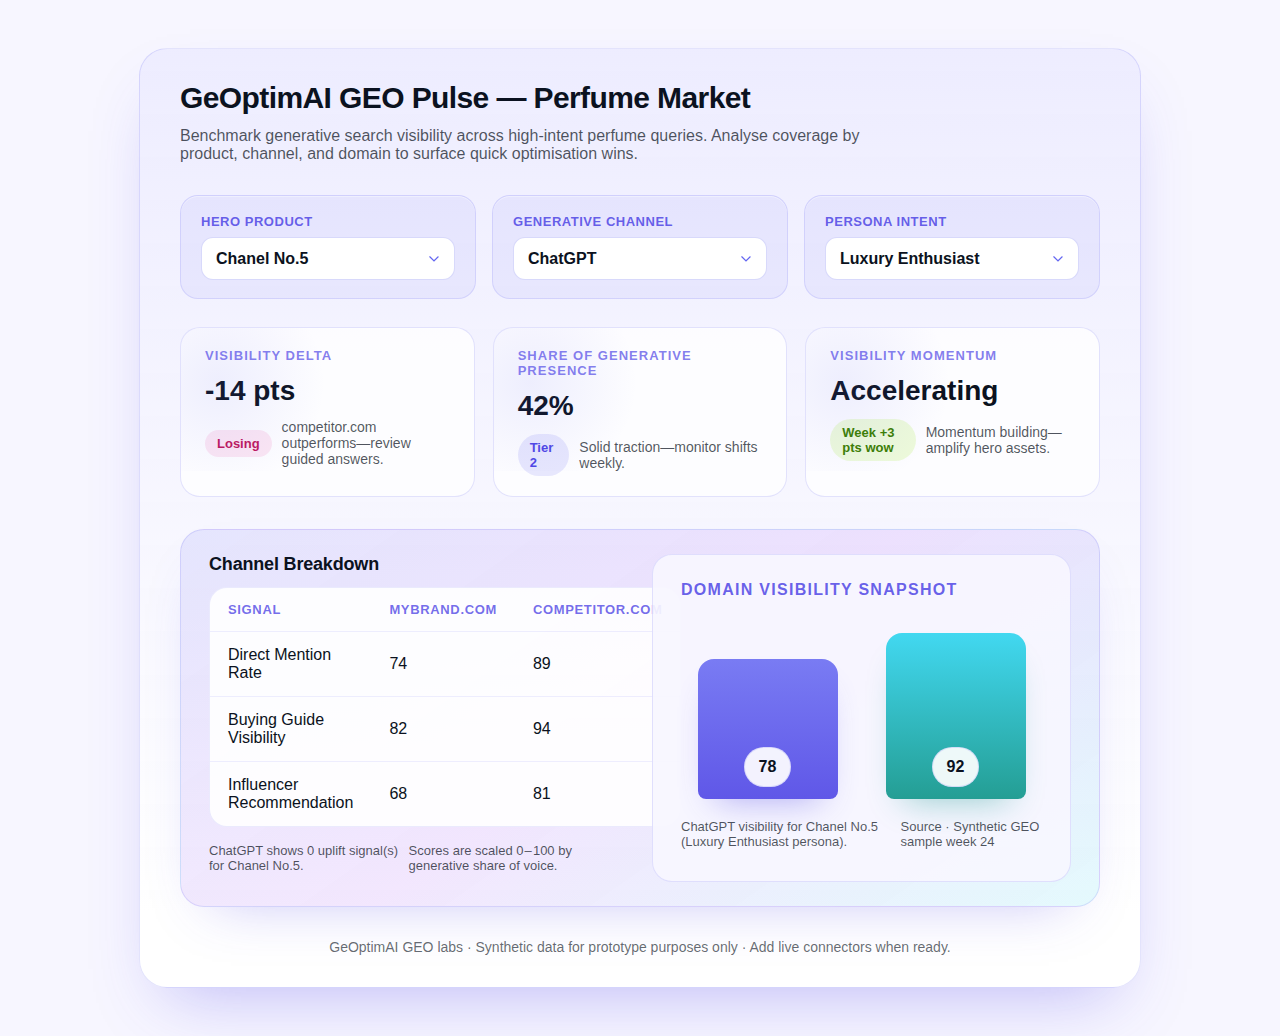
<file: geo_monitor.html>
<!DOCTYPE html>
<html lang="en">
<head>
  <meta charset="UTF-8">
  <title>GeOptimAI GEO Visibility Monitor</title>
  <style>
    :root {
      color-scheme: light;
      --primary: #6366f1;
      --primary-dark: #4f46e5;
      --primary-light: #ecebff;
      --primary-soft: rgba(99, 102, 241, 0.12);
      --accent-teal: #22d3ee;
      --accent-pink: #f472b6;
      --accent-lime: #bef264;
      --ink: #0b1220;
      --ink-soft: rgba(11, 18, 32, 0.72);
      --surface: #f7f6ff;
      --surface-muted: rgba(236, 235, 255, 0.65);
      --ring-shadow: rgba(99, 102, 241, 0.28);
    }

    body {
      background: var(--surface);
      color: var(--ink);
      font-family: "Plus Jakarta Sans", "Inter", "Segoe UI", sans-serif;
      margin: 0;
      padding: 48px 24px;
      display: flex;
      justify-content: center;
    }

    .app {
      max-width: 920px;
      width: 100%;
      background: linear-gradient(180deg, rgba(236, 235, 255, 0.92), #ffffff 92%);
      border: 1px solid rgba(99, 102, 241, 0.18);
      border-radius: 28px;
      padding: 32px 40px;
      box-shadow: 0 32px 65px -28px rgba(79, 70, 229, 0.35);
    }

    header {
      display: flex;
      flex-direction: column;
      gap: 12px;
      margin-bottom: 32px;
    }

    header h1 {
      margin: 0;
      font-size: 30px;
      font-weight: 700;
      letter-spacing: -0.02em;
      color: var(--ink);
    }

    header p {
      margin: 0;
      color: var(--ink-soft);
      max-width: 680px;
    }

    .selector-panel {
      display: grid;
      grid-template-columns: repeat(auto-fit, minmax(220px, 1fr));
      gap: 16px;
      margin-bottom: 28px;
    }

    .selector {
      background: rgba(99, 102, 241, 0.08);
      border: 1px solid rgba(99, 102, 241, 0.16);
      border-radius: 18px;
      padding: 18px 20px;
      display: flex;
      flex-direction: column;
      gap: 8px;
      box-shadow: inset 0 1px 0 rgba(255, 255, 255, 0.4);
    }

    .selector label {
      font-size: 13px;
      letter-spacing: 0.04em;
      text-transform: uppercase;
      color: rgba(79, 70, 229, 0.85);
      font-weight: 600;
    }

    select {
      appearance: none;
      padding: 12px 14px;
      border-radius: 12px;
      border: 1px solid rgba(99, 102, 241, 0.25);
      background: #fff url('data:image/svg+xml;utf8,<svg fill="%236366f1" xmlns="http://www.w3.org/2000/svg" viewBox="0 0 20 12"><path d="M2.3 2.3a1 1 0 0 1 1.4 0L10 8.6l6.3-6.3a1 1 0 0 1 1.4 1.4L10 11.4 2.3 3.7a1 1 0 0 1 0-1.4z"/></svg>') no-repeat right 14px center / 12px;
      font-size: 16px;
      font-weight: 600;
      color: var(--ink);
      box-shadow: 0 0 0 3px transparent;
      transition: box-shadow 0.2s ease, border 0.2s ease;
    }

    select:focus {
      outline: none;
      border-color: var(--primary);
      box-shadow: 0 0 0 4px rgba(99, 102, 241, 0.22);
    }

    .summary-row {
      display: grid;
      grid-template-columns: repeat(auto-fit, minmax(220px, 1fr));
      gap: 18px;
      margin-bottom: 32px;
    }

    .summary-card {
      border-radius: 20px;
      border: 1px solid rgba(99, 102, 241, 0.18);
      padding: 20px 24px;
      background: rgba(255, 255, 255, 0.78);
      display: flex;
      flex-direction: column;
      gap: 12px;
      position: relative;
      overflow: hidden;
    }

    .summary-card::after {
      content: "";
      position: absolute;
      inset: -20% 40% 15% -35%;
      background: radial-gradient(circle, rgba(99, 102, 241, 0.14), transparent 65%);
      opacity: 0.7;
      pointer-events: none;
    }

    .summary-title {
      font-size: 13px;
      letter-spacing: 0.08em;
      text-transform: uppercase;
      color: rgba(79, 70, 229, 0.7);
      font-weight: 600;
    }

    .summary-value {
      font-size: 28px;
      font-weight: 700;
      color: var(--ink);
    }

    .summary-meta {
      display: flex;
      align-items: center;
      gap: 10px;
      font-size: 14px;
      color: var(--ink-soft);
    }

    .badge {
      display: inline-flex;
      align-items: center;
      gap: 6px;
      padding: 6px 12px;
      font-size: 13px;
      border-radius: 999px;
      font-weight: 600;
      background: rgba(99, 102, 241, 0.14);
      color: var(--primary-dark);
    }

    .badge.positive {
      background: rgba(190, 242, 100, 0.24);
      color: #3b7f00;
    }

    .badge.negative {
      background: rgba(244, 114, 182, 0.16);
      color: #be185d;
    }

    .content {
      display: grid;
      gap: 24px;
    }

    .insight-panel {
      background: linear-gradient(145deg, rgba(99, 102, 241, 0.12), rgba(168, 85, 247, 0.14), rgba(34, 211, 238, 0.12));
      border: 1px solid rgba(99, 102, 241, 0.18);
      border-radius: 24px;
      box-shadow: 0 24px 55px -32px rgba(79, 70, 229, 0.35);
      padding: 24px 28px;
      display: grid;
      grid-template-columns: minmax(240px, 1fr) minmax(260px, 1fr);
      gap: 24px;
    }

    table {
      width: 100%;
      border-spacing: 0;
      border-radius: 18px;
      overflow: hidden;
      background: rgba(255, 255, 255, 0.9);
      border: 1px solid rgba(99, 102, 241, 0.12);
    }

    th, td {
      text-align: left;
      padding: 14px 18px;
      border-bottom: 1px solid rgba(99, 102, 241, 0.1);
    }

    th {
      font-size: 13px;
      text-transform: uppercase;
      letter-spacing: 0.05em;
      color: rgba(79, 70, 229, 0.78);
    }

    tr:last-child td {
      border-bottom: none;
    }

    .chart {
      position: relative;
      background: rgba(247, 246, 255, 0.92);
      border-radius: 20px;
      padding: 26px 28px 32px;
      border: 1px solid rgba(99, 102, 241, 0.16);
      display: flex;
      flex-direction: column;
      gap: 20px;
    }

    .chart h2 {
      margin: 0;
      font-size: 16px;
      text-transform: uppercase;
      letter-spacing: 0.08em;
      color: rgba(79, 70, 229, 0.85);
    }

    .bar-container {
      display: flex;
      align-items: flex-end;
      justify-content: center;
      gap: 48px;
      height: 180px;
    }

    .bar {
      width: 140px;
      background: linear-gradient(180deg, rgba(99, 102, 241, 0.85), rgba(79, 70, 229, 0.9));
      display: flex;
      align-items: flex-end;
      justify-content: center;
      border-radius: 16px 16px 8px 8px;
      transition: height 0.4s ease;
      position: relative;
      overflow: hidden;
      box-shadow: 0 18px 35px -18px rgba(79, 70, 229, 0.45);
    }

    .bar.competitor {
      background: linear-gradient(180deg, rgba(34, 211, 238, 0.85), rgba(13, 148, 136, 0.9));
      box-shadow: 0 18px 35px -18px rgba(13, 148, 136, 0.45);
    }

    .bar-value {
      padding: 10px 14px;
      border-radius: 999px;
      background: rgba(255, 255, 255, 0.92);
      border: 1px solid rgba(99, 102, 241, 0.18);
      font-weight: 700;
      color: var(--ink);
      margin-bottom: 12px;
    }

    .bar-label {
      position: absolute;
      bottom: -36px;
      font-size: 14px;
      color: var(--ink);
      font-weight: 600;
    }

    .chart-meta {
      display: flex;
      justify-content: space-between;
      align-items: center;
      font-size: 13px;
      color: var(--ink-soft);
    }

    .table-footer {
      display: flex;
      justify-content: space-between;
      align-items: center;
      margin-top: 16px;
      font-size: 13px;
      color: var(--ink-soft);
    }

    footer {
      margin-top: 32px;
      font-size: 14px;
      color: rgba(11, 18, 32, 0.64);
      text-align: center;
    }

    @media (max-width: 768px) {
      body {
        padding: 28px 16px;
      }

      .app {
        border-radius: 22px;
        padding: 28px 24px;
      }

      .insight-panel {
        grid-template-columns: 1fr;
      }

      .bar-container {
        gap: 32px;
      }
    }
  </style>
</head>
<body>
  <div class="app">
    <header>
      <h1>GeOptimAI GEO Pulse — Perfume Market</h1>
      <p>Benchmark generative search visibility across high-intent perfume queries. Analyse coverage by product, channel, and domain to surface quick optimisation wins.</p>
    </header>

    <div class="selector-panel">
      <div class="selector">
        <label for="product-select">Hero Product</label>
        <select id="product-select"></select>
      </div>
      <div class="selector">
        <label for="channel-select">Generative Channel</label>
        <select id="channel-select"></select>
      </div>
      <div class="selector">
        <label for="persona-select">Persona Intent</label>
        <select id="persona-select">
          <option value="Luxury Enthusiast">Luxury Enthusiast</option>
          <option value="Gift Shopper">Gift Shopper</option>
          <option value="Fragrance Collector">Fragrance Collector</option>
        </select>
      </div>
    </div>

    <div class="summary-row">
      <div class="summary-card">
        <span class="summary-title">Visibility Delta</span>
        <span class="summary-value" id="delta-value">+0 pts</span>
        <div class="summary-meta">
          <span class="badge" id="delta-badge">Holding</span>
          <span id="delta-copy">Awaiting selection.</span>
        </div>
      </div>
      <div class="summary-card">
        <span class="summary-title">Share of Generative Presence</span>
        <span class="summary-value" id="share-value">0%</span>
        <div class="summary-meta">
          <span class="badge" id="share-badge">—</span>
          <span id="share-copy">Channel benchmark not available.</span>
        </div>
      </div>
      <div class="summary-card">
        <span class="summary-title">Visibility Momentum</span>
        <span class="summary-value" id="momentum-value">Stable</span>
        <div class="summary-meta">
          <span class="badge" id="momentum-badge">Week +0</span>
          <span id="momentum-copy">Trend signal synthesised from dummy data.</span>
        </div>
      </div>
    </div>

    <div class="content">
      <div class="insight-panel">
        <div>
          <h2 style="margin:0 0 12px; font-size:18px; letter-spacing:-0.01em;">Channel Breakdown</h2>
          <table>
            <thead>
              <tr>
                <th>Signal</th>
                <th>mybrand.com</th>
                <th>competitor.com</th>
              </tr>
            </thead>
            <tbody id="results-body"></tbody>
          </table>
          <div class="table-footer">
            <span id="insight-note">Select a product to surface insights.</span>
            <span>Scores are scaled 0 – 100 by generative share of voice.</span>
          </div>
        </div>
        <div class="chart">
          <h2>Domain visibility snapshot</h2>
          <div class="bar-container">
            <div class="bar" id="mybrand-bar">
              <div class="bar-value" id="mybrand-value">0</div>
              <div class="bar-label">mybrand.com</div>
            </div>
            <div class="bar competitor" id="competitor-bar">
              <div class="bar-value" id="competitor-value">0</div>
              <div class="bar-label">competitor.com</div>
            </div>
          </div>
          <div class="chart-meta">
            <span id="chart-caption">Awaiting selection.</span>
            <span>Source · Synthetic GEO sample week 24</span>
          </div>
        </div>
      </div>
    </div>

    <footer>GeOptimAI GEO labs · Synthetic data for prototype purposes only · Add live connectors when ready.</footer>
  </div>

  <script>
    const GEO_DATA = {
      "Chanel No.5": {
        channels: {
          "ChatGPT": {
            scores: { "mybrand.com": 78, "competitor.com": 92 },
            share: 0.42,
            momentum: "+3 pts wow",
            signals: [
              { label: "Direct Mention Rate", mybrand: 74, competitor: 89 },
              { label: "Buying Guide Visibility", mybrand: 82, competitor: 94 },
              { label: "Influencer Recommendation", mybrand: 68, competitor: 81 }
            ]
          },
          "Perplexity": {
            scores: { "mybrand.com": 84, "competitor.com": 77 },
            share: 0.54,
            momentum: "+6 pts wow",
            signals: [
              { label: "Citation Presence", mybrand: 88, competitor: 72 },
              { label: "Answer Shelf Positioning", mybrand: 79, competitor: 75 },
              { label: "Retailer Reference Mentions", mybrand: 86, competitor: 81 }
            ]
          },
          "Gemini": {
            scores: { "mybrand.com": 71, "competitor.com": 81 },
            share: 0.38,
            momentum: "-2 pts wow",
            signals: [
              { label: "Featured Snippet Hand-off", mybrand: 65, competitor: 75 },
              { label: "Brand Preference Score", mybrand: 74, competitor: 79 },
              { label: "Purchase Link Prominence", mybrand: 76, competitor: 83 }
            ]
          }
        }
      },
      "Dior Sauvage": {
        channels: {
          "ChatGPT": {
            scores: { "mybrand.com": 65, "competitor.com": 80 },
            share: 0.36,
            momentum: "+1 pt wow",
            signals: [
              { label: "Top Recommendation Rate", mybrand: 60, competitor: 83 },
              { label: "Guided Experience Score", mybrand: 68, competitor: 78 },
              { label: "AI Storefront Presence", mybrand: 61, competitor: 74 }
            ]
          },
          "Perplexity": {
            scores: { "mybrand.com": 72, "competitor.com": 69 },
            share: 0.48,
            momentum: "+4 pts wow",
            signals: [
              { label: "In-depth Comparison Coverage", mybrand: 75, competitor: 68 },
              { label: "AI Aggregator Mentions", mybrand: 78, competitor: 71 },
              { label: "Commerce Link Availability", mybrand: 63, competitor: 70 }
            ]
          },
          "Gemini": {
            scores: { "mybrand.com": 58, "competitor.com": 74 },
            share: 0.32,
            momentum: "-3 pts wow",
            signals: [
              { label: "Factual Citation Alignment", mybrand: 56, competitor: 72 },
              { label: "Lifestyle Fit Narratives", mybrand: 61, competitor: 76 },
              { label: "Purchase CTA Strength", mybrand: 59, competitor: 73 }
            ]
          }
        }
      },
      "YSL Libre": {
        channels: {
          "ChatGPT": {
            scores: { "mybrand.com": 84, "competitor.com": 76 },
            share: 0.57,
            momentum: "+5 pts wow",
            signals: [
              { label: "Top 3 Recommendation Presence", mybrand: 88, competitor: 79 },
              { label: "Sensory Storytelling Index", mybrand: 82, competitor: 74 },
              { label: "Call-to-Action Cohesion", mybrand: 86, competitor: 75 }
            ]
          },
          "Perplexity": {
            scores: { "mybrand.com": 79, "competitor.com": 82 },
            share: 0.52,
            momentum: "+2 pts wow",
            signals: [
              { label: "Availability Signals", mybrand: 74, competitor: 86 },
              { label: "Expert Round-up Mentions", mybrand: 81, competitor: 79 },
              { label: "Retail Integration Score", mybrand: 78, competitor: 84 }
            ]
          },
          "Gemini": {
            scores: { "mybrand.com": 69, "competitor.com": 71 },
            share: 0.44,
            momentum: "+1 pt wow",
            signals: [
              { label: "Brand Familiarity Memory", mybrand: 70, competitor: 72 },
              { label: "Persona Alignment Fit", mybrand: 67, competitor: 69 },
              { label: "Link Depth & Freshness", mybrand: 71, competitor: 74 }
            ]
          }
        }
      }
    };

    const productSelect = document.getElementById("product-select");
    const channelSelect = document.getElementById("channel-select");
    const personaSelect = document.getElementById("persona-select");
    const resultsBody = document.getElementById("results-body");
    const myBrandBar = document.getElementById("mybrand-bar");
    const competitorBar = document.getElementById("competitor-bar");
    const myBrandValue = document.getElementById("mybrand-value");
    const competitorValue = document.getElementById("competitor-value");
    const chartCaption = document.getElementById("chart-caption");
    const insightNote = document.getElementById("insight-note");

    const deltaValue = document.getElementById("delta-value");
    const deltaBadge = document.getElementById("delta-badge");
    const deltaCopy = document.getElementById("delta-copy");
    const shareValue = document.getElementById("share-value");
    const shareBadge = document.getElementById("share-badge");
    const shareCopy = document.getElementById("share-copy");
    const momentumValue = document.getElementById("momentum-value");
    const momentumBadge = document.getElementById("momentum-badge");
    const momentumCopy = document.getElementById("momentum-copy");

    // Populate product options
    Object.keys(GEO_DATA).forEach(product => {
      const option = document.createElement("option");
      option.value = product;
      option.textContent = product;
      productSelect.appendChild(option);
    });

    // Populate channel options based on first product
    function populateChannels(product) {
      const channels = Object.keys(GEO_DATA[product].channels);
      channelSelect.innerHTML = "";
      channels.forEach(channel => {
        const option = document.createElement("option");
        option.value = channel;
        option.textContent = channel;
        channelSelect.appendChild(option);
      });
    }

    function updateSummary(product, channel) {
      const { scores, share, momentum } = GEO_DATA[product].channels[channel];
      const delta = scores["mybrand.com"] - scores["competitor.com"];
      const badgeClass = delta > 0 ? "positive" : delta < 0 ? "negative" : "";
      deltaValue.textContent = `${delta >= 0 ? "+" : ""}${delta} pts`;
      deltaBadge.className = `badge ${badgeClass}`.trim();
      deltaBadge.textContent = delta > 0 ? "Gaining" : delta < 0 ? "Losing" : "Holding";
      deltaCopy.textContent = delta > 0
        ? "mybrand.com leads this channel snapshot."
        : delta < 0
          ? "competitor.com outperforms—review guided answers."
          : "Parity detected—optimise for differentiation.";

      shareValue.textContent = `${Math.round(share * 100)}%`;
      const shareTier = share >= 0.55 ? "positive" : share <= 0.4 ? "negative" : "";
      shareBadge.className = `badge ${shareTier}`.trim();
      shareBadge.textContent = share >= 0.55 ? "Tier 1" : share <= 0.4 ? "Tier 3" : "Tier 2";
      shareCopy.textContent = share >= 0.55
        ? "High coverage—lean into co-created experiences."
        : share <= 0.4
          ? "Below optimal coverage—activate creator workflow."
          : "Solid traction—monitor shifts weekly.";

      momentumValue.textContent = momentum.includes("-") ? "Cooling" : "Accelerating";
      const momentumClass = momentum.includes("-") ? "negative" : "positive";
      momentumBadge.className = `badge ${momentumClass}`;
      momentumBadge.textContent = momentum.includes("-") ? `Week ${momentum}` : `Week ${momentum}`;
      momentumCopy.textContent = momentum.includes("-")
        ? "Trend softening—refresh AI briefings and content."
        : "Momentum building—amplify hero assets.";
    }

    function updateTable(product, channel) {
      const signals = GEO_DATA[product].channels[channel].signals;
      resultsBody.innerHTML = "";
      signals.forEach(signal => {
        const row = document.createElement("tr");
        row.innerHTML = `
          <td>${signal.label}</td>
          <td>${signal.mybrand}</td>
          <td>${signal.competitor}</td>
        `;
        resultsBody.appendChild(row);
      });
      insightNote.textContent = `${channel} shows ${signals.filter(signal => signal.mybrand > signal.competitor).length} uplift signal(s) for ${product}.`;
    }

    function updateChart(product, channel) {
      const scores = GEO_DATA[product].channels[channel].scores;
      const maxScore = Math.max(100, ...Object.values(scores));
      const heightScale = score => `${Math.max(14, (score / maxScore) * 100)}%`;

      myBrandBar.style.height = heightScale(scores["mybrand.com"]);
      competitorBar.style.height = heightScale(scores["competitor.com"]);
      myBrandValue.textContent = scores["mybrand.com"];
      competitorValue.textContent = scores["competitor.com"];

      chartCaption.textContent = `${channel} visibility for ${product} (${personaSelect.value} persona).`;
    }

    function updateDashboard() {
      const product = productSelect.value;
      const channel = channelSelect.value;
      updateSummary(product, channel);
      updateTable(product, channel);
      updateChart(product, channel);
    }

    productSelect.addEventListener("change", () => {
      populateChannels(productSelect.value);
      updateDashboard();
    });

    channelSelect.addEventListener("change", updateDashboard);
    personaSelect.addEventListener("change", updateDashboard);

    // Initialize
    populateChannels(productSelect.options[0].value);
    updateDashboard();
  </script>
</body>
</html>
</file>
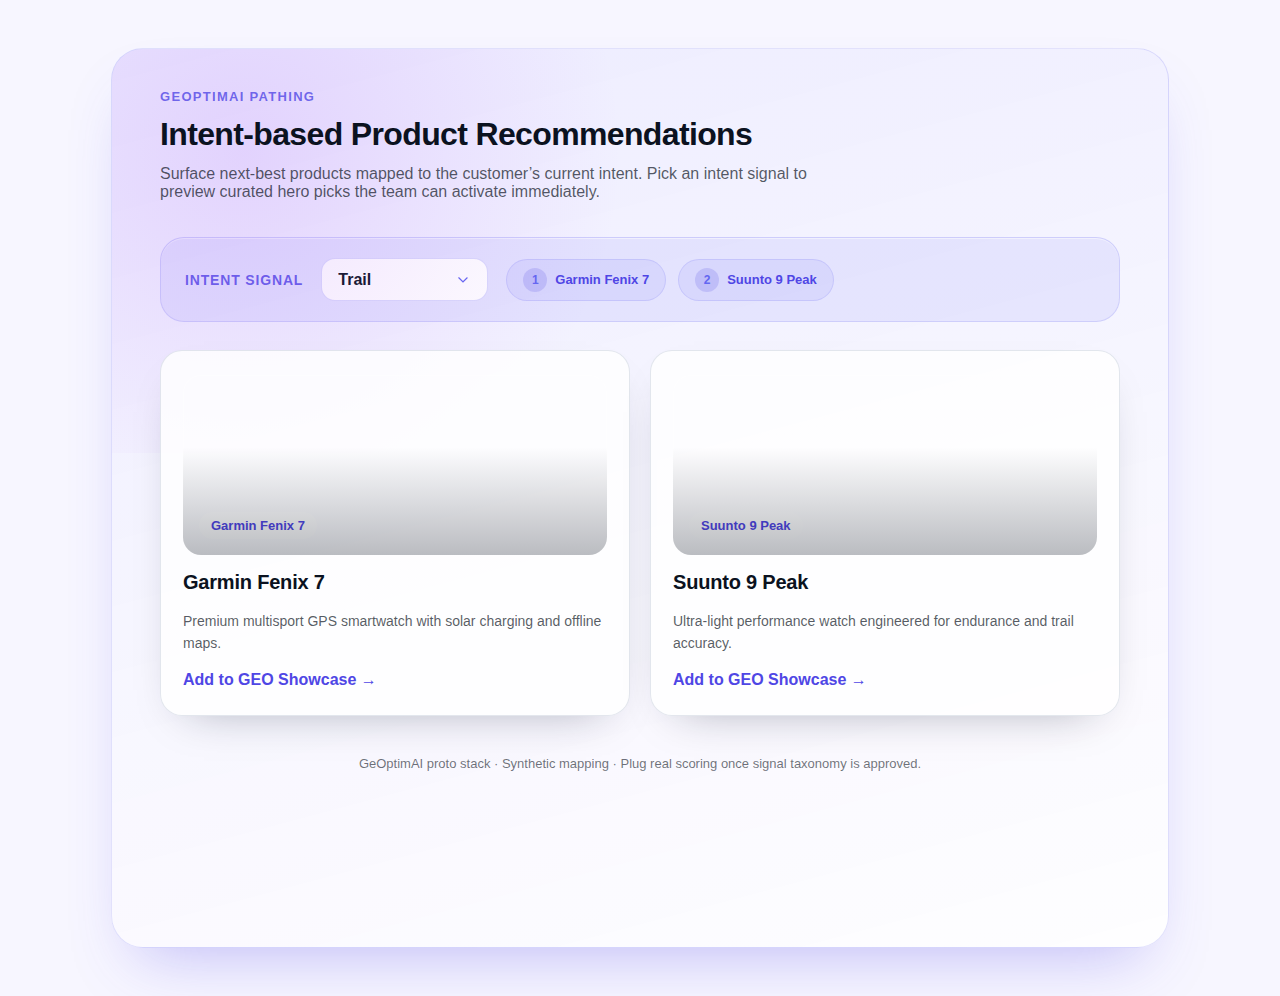
<file: recommendations.html>
<!DOCTYPE html>
<html lang="en">
<head>
  <meta charset="UTF-8">
  <title>GeOptimAI Intent Recommendations</title>
  <style>
    :root {
      color-scheme: light;
      --primary: #6366f1;
      --primary-dark: #4f46e5;
      --primary-light: #ecebff;
      --primary-soft: rgba(99, 102, 241, 0.12);
      --accent-teal: #22d3ee;
      --accent-pink: #f472b6;
      --accent-lime: #bef264;
      --ink: #0b1220;
      --ink-soft: rgba(11, 18, 32, 0.7);
      --surface: #f7f6ff;
      --surface-muted: rgba(236, 235, 255, 0.6);
      --ring-shadow: rgba(99, 102, 241, 0.28);
    }

    body {
      margin: 0;
      font-family: "Plus Jakarta Sans", "Inter", "Segoe UI", sans-serif;
      background: var(--surface);
      color: var(--ink);
      min-height: 100vh;
      display: flex;
      justify-content: center;
      padding: 48px 24px;
    }

    .shell {
      width: 100%;
      max-width: 960px;
      background: linear-gradient(165deg, rgba(236, 235, 255, 0.95), rgba(255, 255, 255, 0.88));
      border-radius: 32px;
      border: 1px solid rgba(99, 102, 241, 0.18);
      box-shadow: 0 32px 65px -28px rgba(79, 70, 229, 0.35);
      padding: 40px 48px 48px;
      position: relative;
      overflow: hidden;
    }

    .shell::before {
      content: "";
      position: absolute;
      inset: -22% 45% 55% -30%;
      background: radial-gradient(circle, rgba(168, 85, 247, 0.18), transparent 70%);
      pointer-events: none;
    }

    header {
      display: flex;
      flex-direction: column;
      gap: 12px;
      margin-bottom: 36px;
      position: relative;
      z-index: 1;
    }

    header .eyebrow {
      text-transform: uppercase;
      letter-spacing: 0.1em;
      font-size: 13px;
      color: rgba(79, 70, 229, 0.78);
      font-weight: 600;
    }

    header h1 {
      margin: 0;
      font-size: 32px;
      letter-spacing: -0.02em;
      font-weight: 700;
    }

    header p {
      margin: 0;
      color: var(--ink-soft);
      max-width: 680px;
    }

    .intent-band {
      background: rgba(99, 102, 241, 0.1);
      border: 1px solid rgba(99, 102, 241, 0.18);
      border-radius: 24px;
      padding: 20px 24px;
      display: flex;
      gap: 18px;
      align-items: center;
      margin-bottom: 28px;
      box-shadow: inset 0 1px 0 rgba(255, 255, 255, 0.45);
    }

    .intent-band label {
      font-size: 14px;
      letter-spacing: 0.06em;
      text-transform: uppercase;
      color: rgba(79, 70, 229, 0.85);
      font-weight: 600;
    }

    select {
      appearance: none;
      border-radius: 14px;
      border: 1px solid rgba(99, 102, 241, 0.24);
      padding: 12px 48px 12px 16px;
      font-size: 16px;
      font-weight: 600;
      color: var(--ink);
      background: #fff url('data:image/svg+xml;utf8,<svg fill="%236366f1" xmlns="http://www.w3.org/2000/svg" viewBox="0 0 20 12"><path d="M2.3 2.3a1 1 0 0 1 1.4 0L10 8.6l6.3-6.3a1 1 0 0 1 1.4 1.4L10 11.4 2.3 3.7a1 1 0 0 1 0-1.4z"/></svg>') no-repeat right 18px center / 12px;
      transition: border 0.2s ease, box-shadow 0.2s ease;
      box-shadow: 0 0 0 0 rgba(99, 102, 241, 0.22);
    }

    select:focus {
      outline: none;
      border-color: var(--primary);
      box-shadow: 0 0 0 4px rgba(99, 102, 241, 0.2);
    }

    .chip-row {
      display: flex;
      gap: 12px;
      flex-wrap: wrap;
    }

    .chip {
      border-radius: 999px;
      border: 1px solid rgba(99, 102, 241, 0.16);
      padding: 8px 16px;
      font-size: 13px;
      font-weight: 600;
      color: var(--primary-dark);
      background: rgba(99, 102, 241, 0.09);
      display: inline-flex;
      align-items: center;
      gap: 8px;
    }

    .chip span {
      display: inline-flex;
      align-items: center;
      justify-content: center;
      width: 24px;
      height: 24px;
      border-radius: 50%;
      background: rgba(79, 70, 229, 0.18);
      color: var(--primary);
      font-size: 12px;
    }

    .recommendation-grid {
      display: grid;
      grid-template-columns: repeat(auto-fit, minmax(240px, 1fr));
      gap: 20px;
      position: relative;
      z-index: 1;
    }

    .card {
      position: relative;
      border-radius: 22px;
      background: rgba(255, 255, 255, 0.82);
      border: 1px solid rgba(148, 163, 184, 0.26);
      padding: 24px 22px 26px;
      display: flex;
      flex-direction: column;
      gap: 16px;
      box-shadow: 0 18px 45px -28px rgba(15, 23, 42, 0.4);
      transition: transform 0.18s ease, box-shadow 0.18s ease;
    }

    .card:hover {
      transform: translateY(-6px);
      box-shadow: 0 24px 52px -26px rgba(79, 70, 229, 0.35);
    }

    .card-figure {
      position: relative;
      border-radius: 18px;
      overflow: hidden;
      height: 180px;
      background-size: cover;
      background-position: center;
      box-shadow: inset 0 0 0 1px rgba(255, 255, 255, 0.45);
    }

    .card-figure::after {
      content: "";
      position: absolute;
      inset: 0;
      background: linear-gradient(180deg, rgba(11, 18, 32, 0) 40%, rgba(11, 18, 32, 0.28));
    }

    .card-figure span {
      position: absolute;
      left: 16px;
      bottom: 16px;
      padding: 6px 12px;
      border-radius: 999px;
      font-size: 13px;
      font-weight: 600;
      background: rgba(255, 255, 255, 0.82);
      color: var(--primary-dark);
      box-shadow: 0 14px 32px -20px rgba(79, 70, 229, 0.6);
    }

    .card h3 {
      margin: 0;
      font-size: 20px;
      letter-spacing: -0.01em;
      font-weight: 700;
    }

    .card p {
      margin: 0;
      color: var(--ink-soft);
      font-size: 14px;
      line-height: 1.6;
    }

    .card .cta {
      margin-top: auto;
      display: inline-flex;
      align-items: center;
      gap: 10px;
      font-weight: 600;
      color: var(--primary-dark);
    }

    .empty-state {
      border-radius: 24px;
      border: 1px dashed rgba(99, 102, 241, 0.3);
      background: rgba(99, 102, 241, 0.08);
      padding: 34px 28px;
      text-align: center;
      color: rgba(79, 70, 229, 0.8);
      font-weight: 600;
    }

    footer {
      margin-top: 40px;
      font-size: 13px;
      color: rgba(11, 18, 32, 0.6);
      text-align: center;
      position: relative;
      z-index: 1;
    }

    @media (max-width: 720px) {
      .shell {
        padding: 32px 26px 36px;
        border-radius: 26px;
      }

      .intent-band {
        flex-direction: column;
        align-items: flex-start;
        gap: 14px;
      }

      select {
        width: 100%;
      }
    }
  </style>
</head>
<body>
  <main class="shell">
    <header>
      <span class="eyebrow">GeOptimAI Pathing</span>
      <h1>Intent-based Product Recommendations</h1>
      <p>Surface next-best products mapped to the customer’s current intent. Pick an intent signal to preview curated hero picks the team can activate immediately.</p>
    </header>

    <section class="intent-band">
      <label for="intent-select">Intent Signal</label>
      <select id="intent-select"></select>
      <div class="chip-row" id="chip-row"></div>
    </section>

    <section id="recommendations" class="recommendation-grid"></section>
    <div id="empty-state" class="empty-state" hidden>Select an intent to preview recommendations.</div>

    <footer>GeOptimAI proto stack · Synthetic mapping · Plug real scoring once signal taxonomy is approved.</footer>
  </main>

  <script>
    const RECOMMENDATION_DATA = {
      "trail": [
        "Garmin Fenix 7",
        "Suunto 9 Peak"
      ],
      "travel Asia": [
        "Xiaomi Powerbank",
        "Osprey Backpack",
        "Sony Noise Cancelling Headphones"
      ],
      "remote work": [
        "MacBook Air M2",
        "Logitech MX Keys",
        "Dell UltraSharp Monitor"
      ]
    };

    const PRODUCT_BLURBS = {
      "Garmin Fenix 7": "Premium multisport GPS smartwatch with solar charging and offline maps.",
      "Suunto 9 Peak": "Ultra-light performance watch engineered for endurance and trail accuracy.",
      "Xiaomi Powerbank": "Compact 20,000 mAh power bank with fast USB-C PD charging.",
      "Osprey Backpack": "Carry-on ready 40L travel pack built for urban-to-adventure switches.",
      "Sony Noise Cancelling Headphones": "Flagship ANC headphones tuned for long-haul travel comfort.",
      "MacBook Air M2": "Lightweight productivity flagship with all-day battery for remote teams.",
      "Logitech MX Keys": "Low-profile wireless keyboard optimised for multi-device flow.",
      "Dell UltraSharp Monitor": "Color-accurate 27” QHD display with USB-C hub for clutter-free desks."
    };

    const PRODUCT_IMAGES = {
      "Garmin Fenix 7": "https://images.unsplash.com/photo-1524678405691-5887d763d3a3?auto=format&fit=crop&w=900&q=80",
      "Suunto 9 Peak": "https://images.unsplash.com/photo-1600186944475-1d7c3e03fd46?auto=format&fit=crop&w=900&q=80",
      "Xiaomi Powerbank": "https://images.unsplash.com/photo-1584433144859-1fc3ab64a957?auto=format&fit=crop&w=900&q=80",
      "Osprey Backpack": "https://images.unsplash.com/photo-1529070538774-1843cb3265df?auto=format&fit=crop&w=900&q=80",
      "Sony Noise Cancelling Headphones": "https://images.unsplash.com/photo-1484704849700-f032a568e944?auto=format&fit=crop&w=900&q=80",
      "MacBook Air M2": "https://images.unsplash.com/photo-1527443154391-507e9dc6c5cc?auto=format&fit=crop&w=900&q=80",
      "Logitech MX Keys": "https://images.unsplash.com/photo-1517433456452-f9633a875f6f?auto=format&fit=crop&w=900&q=80",
      "Dell UltraSharp Monitor": "https://images.unsplash.com/photo-1580894908381-2a4c74c0579d?auto=format&fit=crop&w=900&q=80"
    };

    const INTENT_NOTES = {
      "trail": "Gear mix emphasises battery longevity, navigation, and rugged design cues.",
      "travel Asia": "Focus on portability, power resilience, and inflight entertainment comfort.",
      "remote work": "Blend of mobility, ergonomic support, and collaboration-ready hardware."
    };

    const intentSelect = document.getElementById("intent-select");
    const recommendationGrid = document.getElementById("recommendations");
    const emptyState = document.getElementById("empty-state");
    const chipRow = document.getElementById("chip-row");

    function populateIntents() {
      Object.keys(RECOMMENDATION_DATA).forEach(intent => {
        const option = document.createElement("option");
        option.value = intent;
        option.textContent = intent.charAt(0).toUpperCase() + intent.slice(1);
        intentSelect.appendChild(option);
      });
    }

    function renderChips(intent) {
      chipRow.innerHTML = "";
      const recommended = RECOMMENDATION_DATA[intent];
      recommended.forEach((product, index) => {
        const chip = document.createElement("span");
        chip.className = "chip";
        chip.innerHTML = `<span>${index + 1}</span>${product}`;
        chipRow.appendChild(chip);
      });
    }

    function renderRecommendations(intent) {
      recommendationGrid.innerHTML = "";
      if (!intent) {
        emptyState.hidden = false;
        return;
      }

      const products = RECOMMENDATION_DATA[intent] || [];
      if (!products.length) {
        emptyState.hidden = false;
        emptyState.textContent = "No recommendations mapped to this intent yet.";
        return;
      }

      emptyState.hidden = true;
      products.forEach(product => {
        const card = document.createElement("article");
        card.className = "card";
        card.innerHTML = `
          <div class="card-figure" style="background-image:url('${PRODUCT_IMAGES[product] || ""}');">
            <span>${product}</span>
          </div>
          <h3>${product}</h3>
          <p>${PRODUCT_BLURBS[product] || "Product positioning note goes here."}</p>
          <div class="cta">Add to GEO Showcase →</div>
        `;
        recommendationGrid.appendChild(card);
      });
    }

    intentSelect.addEventListener("change", event => {
      const intent = event.target.value;
      renderChips(intent);
      renderRecommendations(intent);
      emptyState.textContent = INTENT_NOTES[intent] || "Select an intent to unlock curation notes.";
    });

    // Initialise
    populateIntents();
    renderChips(intentSelect.value);
    renderRecommendations(intentSelect.value);
    if (intentSelect.value) {
      emptyState.hidden = true;
      emptyState.textContent = INTENT_NOTES[intentSelect.value];
    }
  </script>
</body>
</html>
</file>
